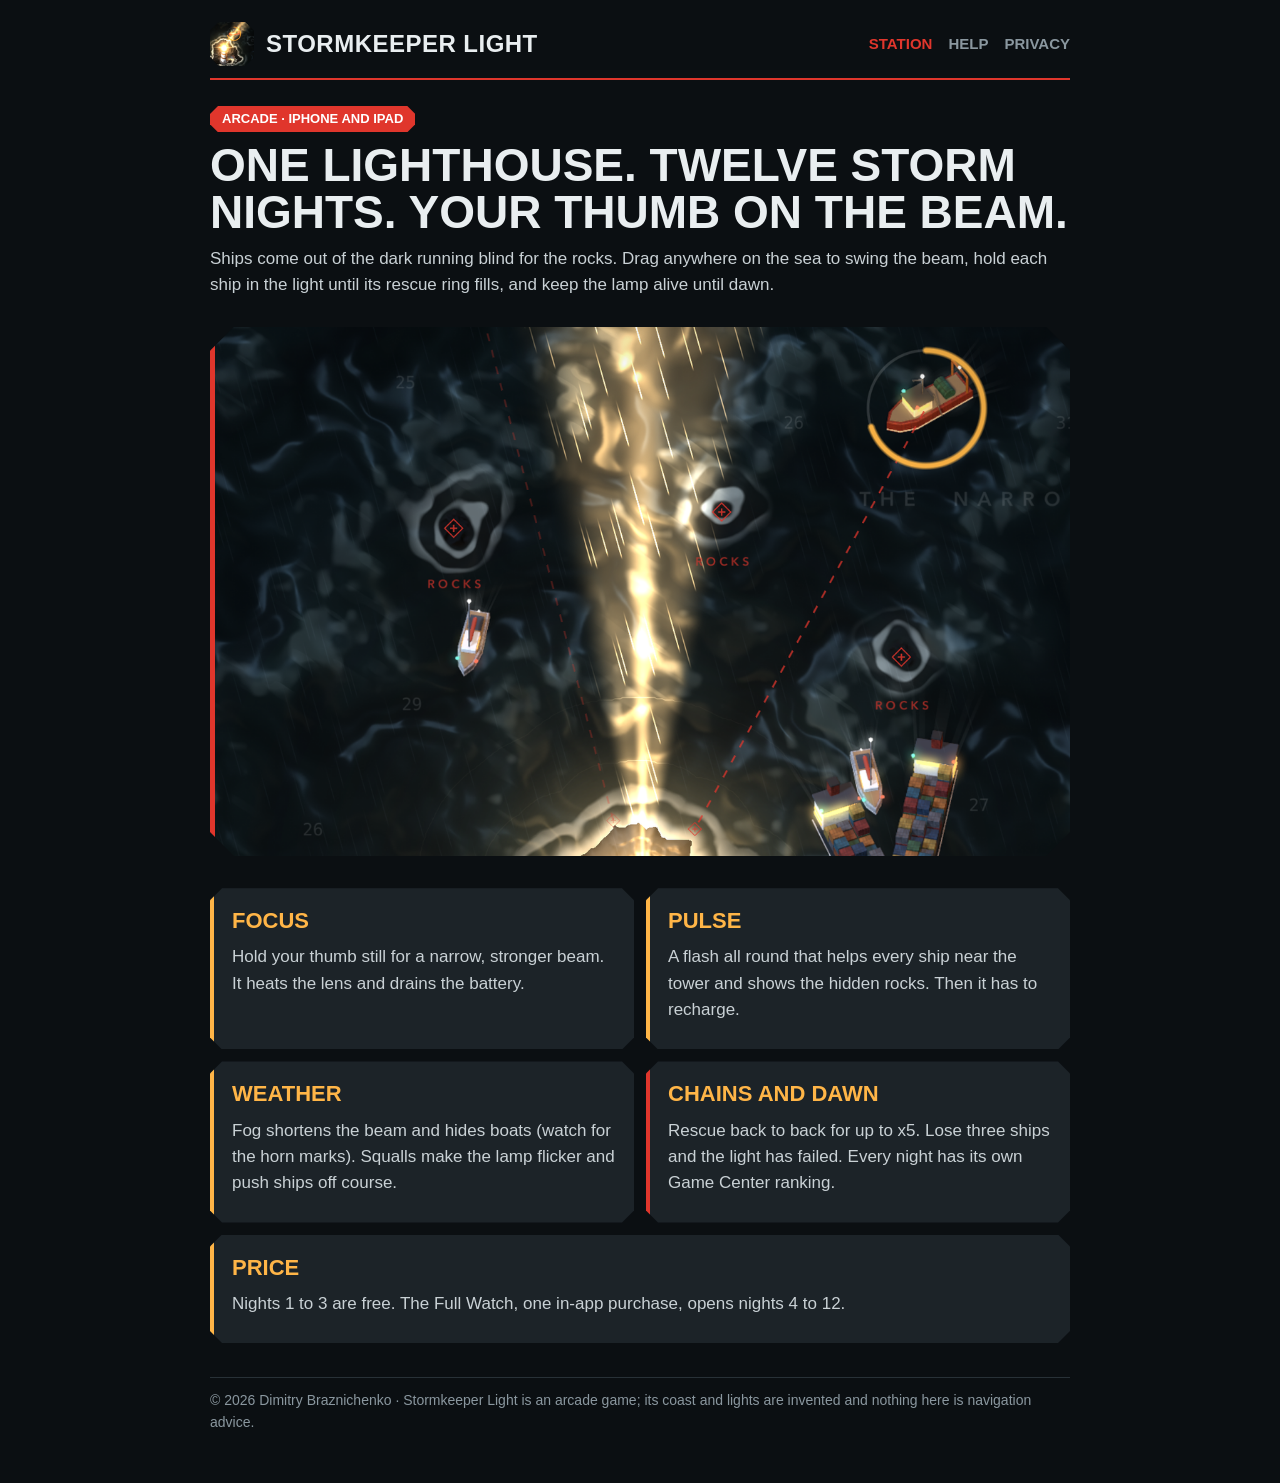
<file: index.html>
<!doctype html>
<html lang="en">
<head>
  <meta charset="utf-8" />
  <meta name="viewport" content="width=device-width, initial-scale=1" />
  <title>Stormkeeper Light: hold the beam through the gale</title>
  <link rel="stylesheet" href="styles.css" />
  <link rel="icon" href="icon.png" />
</head>
<body>
  <div class="wrap">
    <header>
      <a class="brand" href="index.html"><img src="icon.png" alt="" /><b>Stormkeeper Light</b></a>
      <nav><a href="index.html" class="on">Station</a><a href="support.html">Help</a><a href="privacy-policy.html">Privacy</a></nav>
    </header>
    <span class="tag">Arcade · iPhone and iPad</span>
    <h1>One lighthouse. Twelve storm nights. Your thumb on the beam.</h1>
    <p>Ships come out of the dark running blind for the rocks. Drag anywhere on the sea to swing the beam, hold each ship in the light until its rescue ring fills, and keep the lamp alive until dawn.</p>
    <img class="hero" src="hero.png" alt="Night 6: the beam swinging through rain over ships near the lighthouse" />
    <div class="grid">
      <div class="plate"><h2>Focus</h2><p>Hold your thumb still for a narrow, stronger beam. It heats the lens and drains the battery.</p></div>
      <div class="plate"><h2>Pulse</h2><p>A flash all round that helps every ship near the tower and shows the hidden rocks. Then it has to recharge.</p></div>
      <div class="plate"><h2>Weather</h2><p>Fog shortens the beam and hides boats (watch for the horn marks). Squalls make the lamp flicker and push ships off course.</p></div>
      <div class="plate red"><h2>Chains and dawn</h2><p>Rescue back to back for up to x5. Lose three ships and the light has failed. Every night has its own Game Center ranking.</p></div>
    </div>
    <div class="plate" style="margin-top:12px"><h2>Price</h2><p>Nights 1 to 3 are free. The Full Watch, one in-app purchase, opens nights 4 to 12.</p></div>
    <footer>&copy; 2026 Dimitry Braznichenko · Stormkeeper Light is an arcade game; its coast and lights are invented and nothing here is navigation advice.</footer>
  </div>
</body>
</html>
</file>
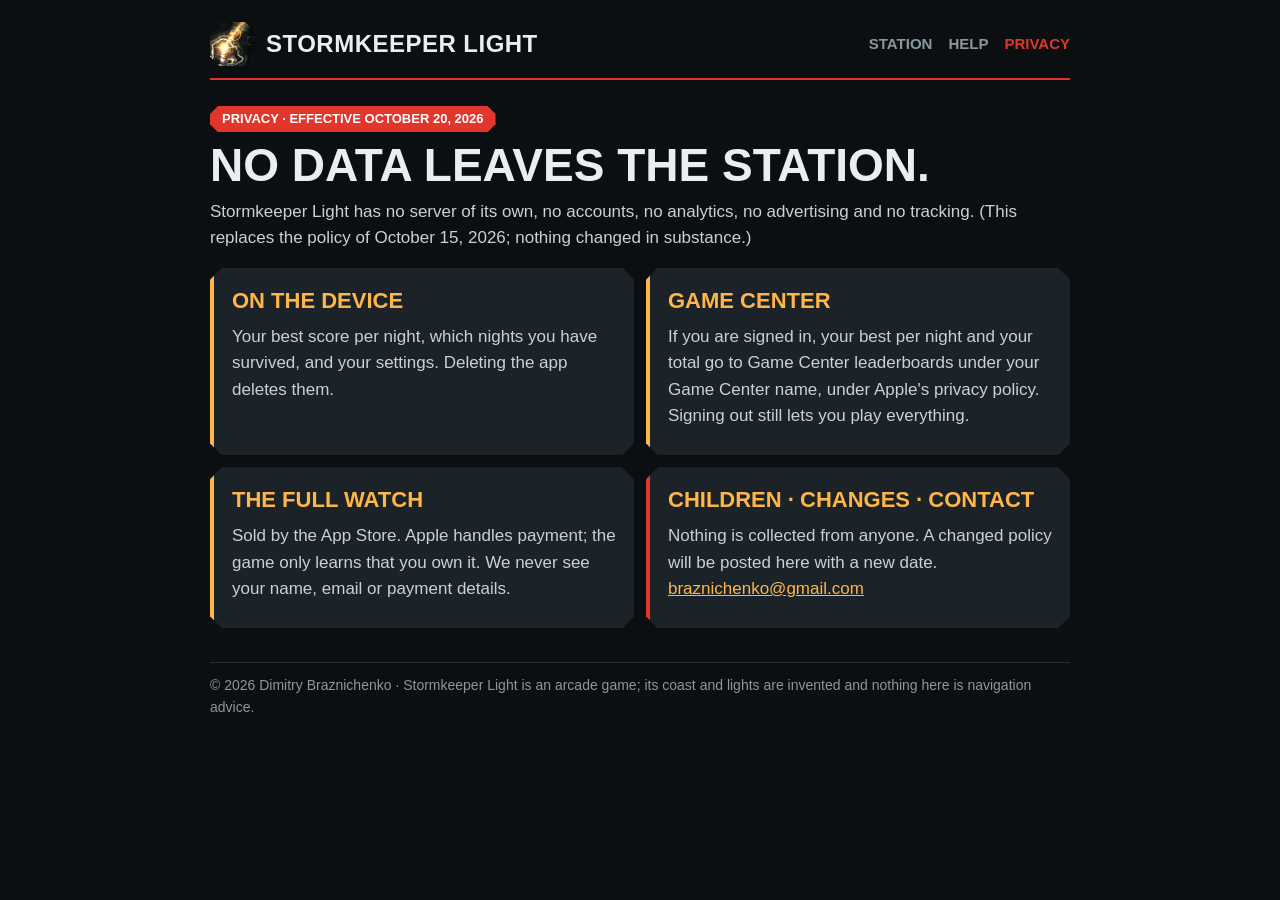
<file: privacy-policy.html>
<!doctype html>
<html lang="en">
<head>
  <meta charset="utf-8" />
  <meta name="viewport" content="width=device-width, initial-scale=1" />
  <title>Stormkeeper Light: privacy</title>
  <link rel="stylesheet" href="styles.css" />
  <link rel="icon" href="icon.png" />
</head>
<body>
  <div class="wrap">
    <header>
      <a class="brand" href="index.html"><img src="icon.png" alt="" /><b>Stormkeeper Light</b></a>
      <nav><a href="index.html">Station</a><a href="support.html">Help</a><a href="privacy-policy.html" class="on">Privacy</a></nav>
    </header>
    <span class="tag">Privacy · effective October 20, 2026</span>
    <h1>No data leaves the station.</h1>
    <p>Stormkeeper Light has no server of its own, no accounts, no analytics, no advertising and no tracking. (This replaces the policy of October 15, 2026; nothing changed in substance.)</p>
    <div class="grid">
      <div class="plate"><h2>On the device</h2><p>Your best score per night, which nights you have survived, and your settings. Deleting the app deletes them.</p></div>
      <div class="plate"><h2>Game Center</h2><p>If you are signed in, your best per night and your total go to Game Center leaderboards under your Game Center name, under Apple's privacy policy. Signing out still lets you play everything.</p></div>
      <div class="plate"><h2>The Full Watch</h2><p>Sold by the App Store. Apple handles payment; the game only learns that you own it. We never see your name, email or payment details.</p></div>
      <div class="plate red"><h2>Children · changes · contact</h2><p>Nothing is collected from anyone. A changed policy will be posted here with a new date. <a href="mailto:braznichenko@gmail.com?subject=Stormkeeper%20privacy">braznichenko@gmail.com</a></p></div>
    </div>
    <footer>&copy; 2026 Dimitry Braznichenko · Stormkeeper Light is an arcade game; its coast and lights are invented and nothing here is navigation advice.</footer>
  </div>
</body>
</html>
</file>
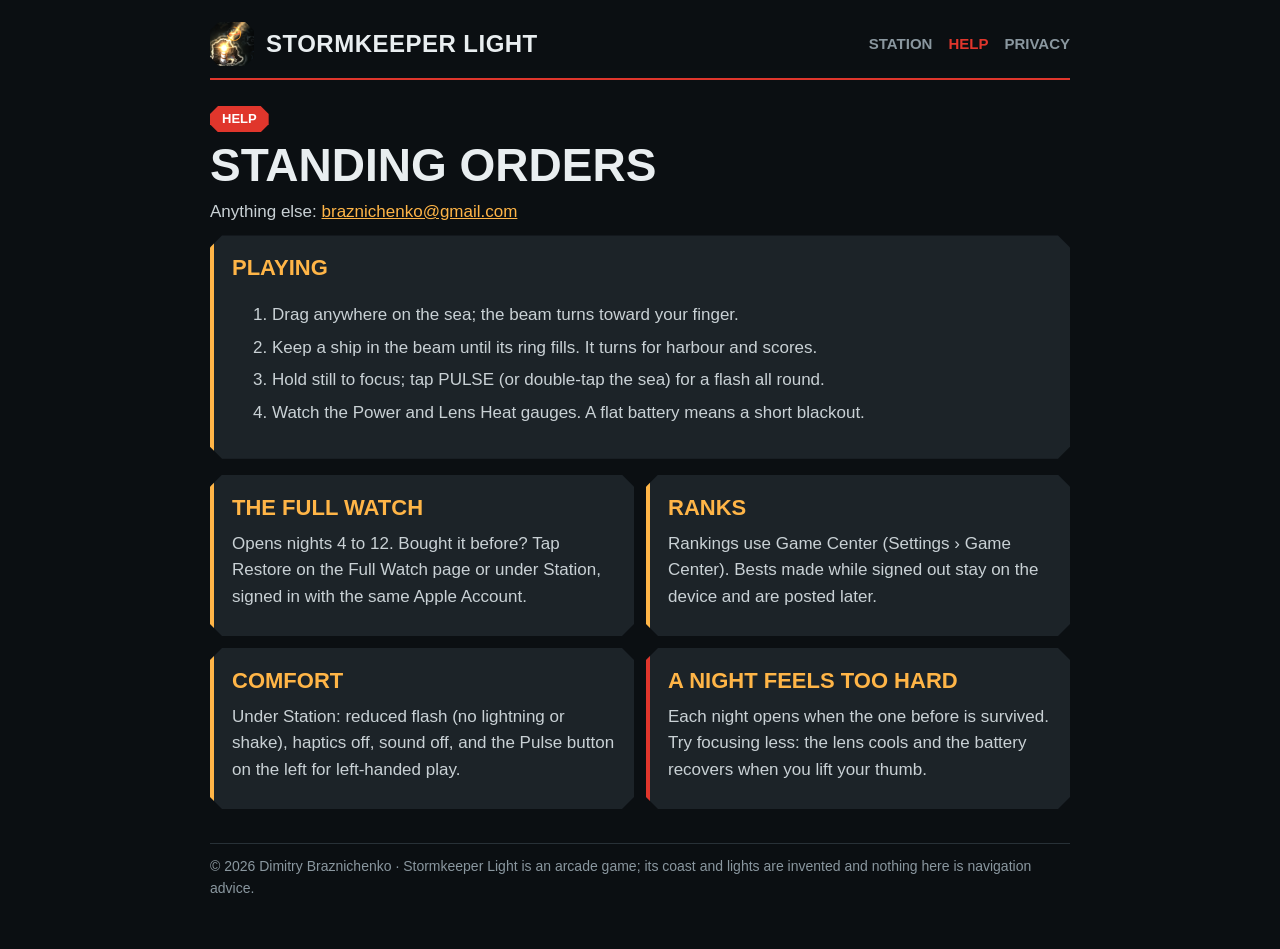
<file: support.html>
<!doctype html>
<html lang="en">
<head>
  <meta charset="utf-8" />
  <meta name="viewport" content="width=device-width, initial-scale=1" />
  <title>Stormkeeper Light: help</title>
  <link rel="stylesheet" href="styles.css" />
  <link rel="icon" href="icon.png" />
</head>
<body>
  <div class="wrap">
    <header>
      <a class="brand" href="index.html"><img src="icon.png" alt="" /><b>Stormkeeper Light</b></a>
      <nav><a href="index.html">Station</a><a href="support.html" class="on">Help</a><a href="privacy-policy.html">Privacy</a></nav>
    </header>
    <span class="tag">Help</span>
    <h1>Standing orders</h1>
    <p>Anything else: <a href="mailto:braznichenko@gmail.com?subject=Stormkeeper%20Light">braznichenko@gmail.com</a></p>
    <div class="plate"><h2>Playing</h2><ol>
      <li>Drag anywhere on the sea; the beam turns toward your finger.</li>
      <li>Keep a ship in the beam until its ring fills. It turns for harbour and scores.</li>
      <li>Hold still to focus; tap PULSE (or double-tap the sea) for a flash all round.</li>
      <li>Watch the Power and Lens Heat gauges. A flat battery means a short blackout.</li>
    </ol></div>
    <div class="grid">
      <div class="plate"><h2>The Full Watch</h2><p>Opens nights 4 to 12. Bought it before? Tap Restore on the Full Watch page or under Station, signed in with the same Apple Account.</p></div>
      <div class="plate"><h2>Ranks</h2><p>Rankings use Game Center (Settings › Game Center). Bests made while signed out stay on the device and are posted later.</p></div>
      <div class="plate"><h2>Comfort</h2><p>Under Station: reduced flash (no lightning or shake), haptics off, sound off, and the Pulse button on the left for left-handed play.</p></div>
      <div class="plate red"><h2>A night feels too hard</h2><p>Each night opens when the one before is survived. Try focusing less: the lens cools and the battery recovers when you lift your thumb.</p></div>
    </div>
    <footer>&copy; 2026 Dimitry Braznichenko · Stormkeeper Light is an arcade game; its coast and lights are invented and nothing here is navigation advice.</footer>
  </div>
</body>
</html>
</file>
<file: styles.css>
/* Stormkeeper Light: the storm rescue station's notice board. Storm black,
   stamped-steel plates with cut corners, compressed capitals, rescue red. */
:root { --storm: #0b0f12; --gun: #1c2328; --plate: #283137; --foam: #e9eef0; --steel: #8a979f; --sodium: #ffb547; --rescue: #e0362c; }
* { box-sizing: border-box; }
body { margin: 0; background: var(--storm); color: var(--foam); font: 17px/1.55 -apple-system, "Helvetica Neue", Arial, sans-serif; font-stretch: condensed; }
.wrap { max-width: 900px; margin: 0 auto; padding: 22px 20px 50px; }
header { display: flex; justify-content: space-between; align-items: center; gap: 12px; flex-wrap: wrap; border-bottom: 2px solid var(--rescue); padding-bottom: 12px; }
.brand { display: flex; align-items: center; gap: 12px; color: var(--foam); text-decoration: none; }
.brand img { width: 44px; height: 44px; clip-path: polygon(20% 0, 80% 0, 100% 20%, 100% 80%, 80% 100%, 20% 100%, 0 80%, 0 20%); }
.brand b { font-weight: 900; font-size: 24px; letter-spacing: 0.02em; text-transform: uppercase; font-stretch: ultra-condensed; }
nav a { color: var(--steel); text-decoration: none; font-weight: 800; text-transform: uppercase; margin-left: 16px; font-size: 15px; }
nav a.on, nav a:hover { color: var(--rescue); }
.tag { display: inline-block; background: var(--rescue); color: #fff; font-weight: 900; text-transform: uppercase; padding: 3px 12px; font-size: 13px; clip-path: polygon(8px 0, calc(100% - 8px) 0, 100% 8px, 100% calc(100% - 8px), calc(100% - 8px) 100%, 8px 100%, 0 calc(100% - 8px), 0 8px); margin-top: 26px; }
h1 { font-size: 46px; line-height: 1.02; margin: 10px 0 10px; font-weight: 900; text-transform: uppercase; font-stretch: ultra-condensed; }
h2 { font-size: 22px; font-weight: 900; text-transform: uppercase; margin: 0 0 6px; color: var(--sodium); }
p { color: #c9d1d5; margin: 0 0 10px; }
.hero { width: 100%; margin: 18px 0 8px; clip-path: polygon(24px 0, calc(100% - 24px) 0, 100% 24px, 100% calc(100% - 24px), calc(100% - 24px) 100%, 24px 100%, 0 calc(100% - 24px), 0 24px); border-left: 5px solid var(--rescue); }
.grid { display: grid; grid-template-columns: repeat(2, 1fr); gap: 12px; margin-top: 16px; }
.plate { background: var(--gun); padding: 16px 18px; border-left: 4px solid var(--sodium); clip-path: polygon(12px 0, calc(100% - 12px) 0, 100% 12px, 100% calc(100% - 12px), calc(100% - 12px) 100%, 12px 100%, 0 calc(100% - 12px), 0 12px); }
.plate.red { border-left-color: var(--rescue); }
a { color: var(--sodium); }
ol li, ul li { color: #c9d1d5; margin-bottom: 6px; }
footer { margin-top: 34px; color: var(--steel); font-size: 14px; border-top: 1px solid var(--plate); padding-top: 12px; }
@media (max-width: 680px) { .grid { grid-template-columns: 1fr; } h1 { font-size: 36px; } nav a { margin: 0 14px 0 0; } }
</file>
